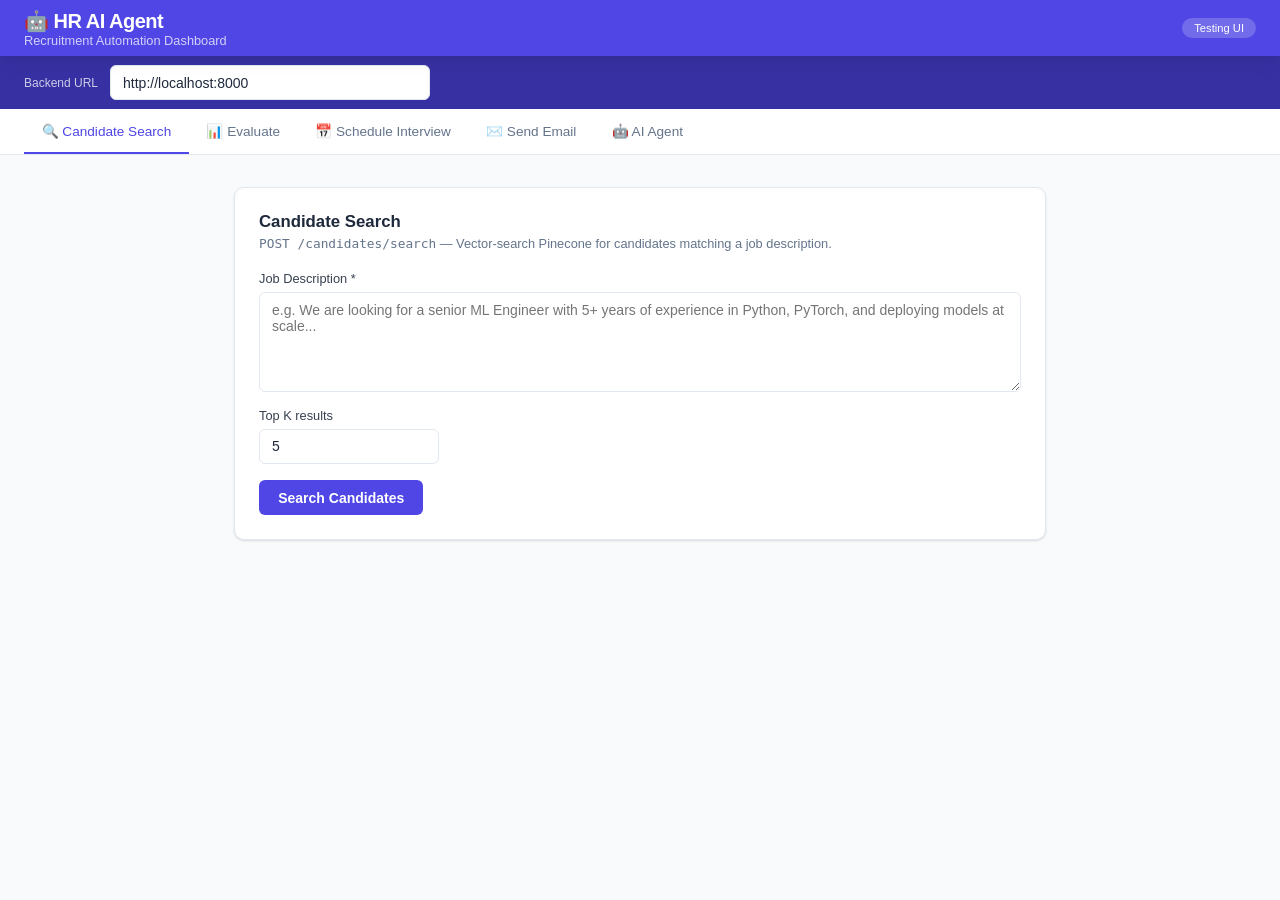
<file: app/static/index.html>
<!DOCTYPE html>
<html lang="en">
<head>
  <meta charset="UTF-8" />
  <meta name="viewport" content="width=device-width, initial-scale=1.0" />
  <title>HR AI Agent — Testing Dashboard</title>
  <style>
    *, *::before, *::after { box-sizing: border-box; margin: 0; padding: 0; }

    :root {
      --brand: #4F46E5;
      --brand-light: #EEF2FF;
      --brand-dark: #3730A3;
      --success: #059669;
      --success-bg: #ECFDF5;
      --error: #DC2626;
      --error-bg: #FEF2F2;
      --warn: #D97706;
      --warn-bg: #FFFBEB;
      --bg: #F8FAFC;
      --surface: #FFFFFF;
      --border: #E2E8F0;
      --text: #1E293B;
      --muted: #64748B;
      --label: #374151;
      --shadow: 0 1px 3px rgba(0,0,0,.08), 0 1px 2px rgba(0,0,0,.06);
      --shadow-lg: 0 4px 16px rgba(0,0,0,.10);
      --radius: 10px;
      --radius-sm: 6px;
    }

    body {
      font-family: -apple-system, BlinkMacSystemFont, 'Segoe UI', Roboto, sans-serif;
      background: var(--bg);
      color: var(--text);
      min-height: 100vh;
    }

    /* ── Header ── */
    header {
      background: var(--brand);
      color: #fff;
      padding: 0 1.5rem;
      display: flex;
      align-items: center;
      gap: 1rem;
      height: 56px;
      box-shadow: var(--shadow-lg);
      position: sticky;
      top: 0;
      z-index: 10;
    }
    header .logo { font-size: 1.25rem; font-weight: 700; letter-spacing: -.5px; }
    header .subtitle { font-size: .8rem; opacity: .75; }
    header .badge {
      margin-left: auto;
      font-size: .7rem;
      background: rgba(255,255,255,.2);
      border-radius: 99px;
      padding: .25rem .75rem;
    }

    /* ── Base URL bar ── */
    .url-bar {
      background: var(--brand-dark);
      padding: .55rem 1.5rem;
      display: flex;
      align-items: center;
      gap: .75rem;
    }
    .url-bar label { color: rgba(255,255,255,.75); font-size: .75rem; white-space: nowrap; }
    .url-bar input {
      flex: 1;
      max-width: 320px;
      padding: .3rem .6rem;
      border-radius: var(--radius-sm);
      border: 1px solid rgba(255,255,255,.25);
      background: rgba(255,255,255,.1);
      color: #fff;
      font-size: .8rem;
    }
    .url-bar input::placeholder { color: rgba(255,255,255,.5); }

    /* ── Tabs ── */
    .tabs {
      display: flex;
      gap: 0;
      background: var(--surface);
      border-bottom: 1px solid var(--border);
      padding: 0 1.5rem;
      overflow-x: auto;
    }
    .tab {
      padding: .85rem 1.1rem;
      font-size: .85rem;
      font-weight: 500;
      color: var(--muted);
      cursor: pointer;
      border-bottom: 2px solid transparent;
      white-space: nowrap;
      transition: color .15s, border-color .15s;
      user-select: none;
    }
    .tab:hover { color: var(--brand); }
    .tab.active { color: var(--brand); border-bottom-color: var(--brand); }

    /* ── Main layout ── */
    main { max-width: 860px; margin: 0 auto; padding: 2rem 1.5rem 4rem; }

    .panel { display: none; }
    .panel.active { display: block; }

    /* ── Cards ── */
    .card {
      background: var(--surface);
      border: 1px solid var(--border);
      border-radius: var(--radius);
      padding: 1.5rem;
      margin-bottom: 1.5rem;
      box-shadow: var(--shadow);
    }
    .card h2 {
      font-size: 1.05rem;
      font-weight: 600;
      margin-bottom: .25rem;
    }
    .card .desc {
      font-size: .8rem;
      color: var(--muted);
      margin-bottom: 1.25rem;
    }

    /* ── Forms ── */
    .form-row { display: flex; flex-wrap: wrap; gap: 1rem; margin-bottom: 1rem; }
    .form-group { display: flex; flex-direction: column; gap: .35rem; flex: 1; min-width: 180px; }
    .form-group.full { flex-basis: 100%; }
    label { font-size: .8rem; font-weight: 500; color: var(--label); }
    input[type="text"], input[type="email"], input[type="number"],
    input[type="date"], input[type="time"], textarea, select {
      padding: .55rem .75rem;
      border: 1px solid var(--border);
      border-radius: var(--radius-sm);
      font-size: .875rem;
      color: var(--text);
      background: var(--surface);
      transition: border-color .15s, box-shadow .15s;
      font-family: inherit;
    }
    input:focus, textarea:focus, select:focus {
      outline: none;
      border-color: var(--brand);
      box-shadow: 0 0 0 3px rgba(79,70,229,.15);
    }
    textarea { resize: vertical; min-height: 100px; }

    /* ── Buttons ── */
    .btn {
      display: inline-flex;
      align-items: center;
      gap: .45rem;
      padding: .6rem 1.2rem;
      border-radius: var(--radius-sm);
      border: none;
      font-size: .875rem;
      font-weight: 600;
      cursor: pointer;
      transition: background .15s, opacity .15s, transform .1s;
    }
    .btn:active { transform: scale(.98); }
    .btn-primary { background: var(--brand); color: #fff; }
    .btn-primary:hover { background: var(--brand-dark); }
    .btn-primary:disabled { opacity: .55; cursor: not-allowed; }
    .btn-sm { padding: .35rem .75rem; font-size: .78rem; }

    /* ── Spinner ── */
    .spinner {
      width: 16px; height: 16px;
      border: 2px solid rgba(255,255,255,.4);
      border-top-color: #fff;
      border-radius: 50%;
      animation: spin .6s linear infinite;
      display: inline-block;
    }
    @keyframes spin { to { transform: rotate(360deg); } }

    /* ── Alerts ── */
    .alert {
      padding: .85rem 1rem;
      border-radius: var(--radius-sm);
      font-size: .84rem;
      margin-top: 1rem;
      border-left: 3px solid;
      display: none;
    }
    .alert.show { display: block; }
    .alert.success { background: var(--success-bg); border-color: var(--success); color: var(--success); }
    .alert.error   { background: var(--error-bg);   border-color: var(--error);   color: var(--error); }
    .alert.info    { background: var(--brand-light); border-color: var(--brand);   color: var(--brand-dark); }
    .alert pre {
      white-space: pre-wrap;
      word-break: break-word;
      font-family: 'Menlo', 'Consolas', monospace;
      font-size: .78rem;
      margin-top: .4rem;
    }

    /* ── Result table ── */
    .result-table-wrap { overflow-x: auto; margin-top: 1rem; }
    table { width: 100%; border-collapse: collapse; font-size: .82rem; }
    thead tr { background: var(--brand-light); }
    th { text-align: left; padding: .55rem .75rem; font-weight: 600; color: var(--brand-dark); white-space: nowrap; }
    td { padding: .55rem .75rem; border-bottom: 1px solid var(--border); vertical-align: top; }
    tr:last-child td { border-bottom: none; }
    .score-pill {
      display: inline-block;
      padding: .15rem .5rem;
      border-radius: 99px;
      font-weight: 700;
      font-size: .75rem;
    }
    .score-high { background: var(--success-bg); color: var(--success); }
    .score-mid  { background: var(--warn-bg);    color: var(--warn); }
    .score-low  { background: var(--error-bg);   color: var(--error); }

    /* ── Evaluation detail card ── */
    .eval-grid {
      display: grid;
      grid-template-columns: repeat(auto-fill, minmax(140px, 1fr));
      gap: .75rem;
      margin-top: 1rem;
    }
    .eval-stat {
      background: var(--brand-light);
      border-radius: var(--radius-sm);
      padding: .75rem 1rem;
      text-align: center;
    }
    .eval-stat .val { font-size: 1.4rem; font-weight: 700; color: var(--brand-dark); }
    .eval-stat .lbl { font-size: .7rem; color: var(--muted); margin-top: .2rem; }

    .url-list { margin-top: .75rem; }
    .url-list a {
      display: block;
      font-size: .78rem;
      color: var(--brand);
      text-overflow: ellipsis;
      overflow: hidden;
      white-space: nowrap;
      margin-bottom: .25rem;
    }

    /* ── Interview result ── */
    .meet-link-box {
      display: flex;
      align-items: center;
      gap: .75rem;
      background: var(--success-bg);
      border: 1px solid #A7F3D0;
      border-radius: var(--radius-sm);
      padding: .75rem 1rem;
      margin-top: 1rem;
    }
    .meet-link-box .icon { font-size: 1.5rem; }
    .meet-link-box a { font-weight: 600; color: var(--success); font-size: .9rem; word-break: break-all; }

    /* ── Agent chat ── */
    .agent-output {
      background: #0F172A;
      color: #E2E8F0;
      border-radius: var(--radius-sm);
      padding: 1rem;
      font-family: 'Menlo', 'Consolas', monospace;
      font-size: .8rem;
      line-height: 1.6;
      white-space: pre-wrap;
      word-break: break-word;
      min-height: 120px;
      margin-top: 1rem;
      display: none;
    }
    .agent-output.show { display: block; }
    .agent-thinking {
      color: #94A3B8;
      font-style: italic;
      animation: pulse 1.2s ease-in-out infinite;
    }
    @keyframes pulse { 0%,100%{opacity:1;} 50%{opacity:.4;} }

    /* ── Misc ── */
    .meta-row {
      display: flex;
      align-items: center;
      justify-content: space-between;
      margin-top: .5rem;
      font-size: .75rem;
      color: var(--muted);
    }
    .tip {
      background: var(--warn-bg);
      border: 1px solid #FDE68A;
      border-radius: var(--radius-sm);
      padding: .55rem .85rem;
      font-size: .78rem;
      color: #92400E;
      margin-bottom: 1rem;
    }
    hr { border: none; border-top: 1px solid var(--border); margin: 1.25rem 0; }
  </style>
</head>
<body>

<!-- ── Header ── -->
<header>
  <div>
    <div class="logo">🤖 HR AI Agent</div>
    <div class="subtitle">Recruitment Automation Dashboard</div>
  </div>
  <span class="badge">Testing UI</span>
</header>

<!-- ── Base URL ── -->
<div class="url-bar">
  <label>Backend URL</label>
  <input id="baseUrl" type="text" value="http://localhost:8000" placeholder="http://localhost:8000" />
</div>

<!-- ── Tabs ── -->
<div class="tabs">
  <div class="tab active" data-panel="search">🔍 Candidate Search</div>
  <div class="tab" data-panel="evaluate">📊 Evaluate</div>
  <div class="tab" data-panel="schedule">📅 Schedule Interview</div>
  <div class="tab" data-panel="sendmail">✉️ Send Email</div>
  <div class="tab" data-panel="agent">🤖 AI Agent</div>
</div>

<main>

  <!-- ══════════════════════════════════════
       PANEL 1 — Candidate Search
  ══════════════════════════════════════ -->
  <div class="panel active" id="panel-search">
    <div class="card">
      <h2>Candidate Search</h2>
      <p class="desc"><code>POST /candidates/search</code> — Vector-search Pinecone for candidates matching a job description.</p>

      <div class="form-row">
        <div class="form-group full">
          <label for="search-jd">Job Description *</label>
          <textarea id="search-jd" rows="5" placeholder="e.g. We are looking for a senior ML Engineer with 5+ years of experience in Python, PyTorch, and deploying models at scale..."></textarea>
        </div>
      </div>
      <div class="form-row">
        <div class="form-group" style="max-width:160px">
          <label for="search-topk">Top K results</label>
          <input type="number" id="search-topk" value="5" min="1" max="50" />
        </div>
      </div>

      <button class="btn btn-primary" id="btn-search">
        <span id="btn-search-text">Search Candidates</span>
        <span id="btn-search-spinner" class="spinner" style="display:none"></span>
      </button>

      <div class="alert" id="search-alert"></div>

      <div class="result-table-wrap" id="search-results-wrap" style="display:none">
        <hr />
        <div class="meta-row">
          <strong id="search-count"></strong>
          <span id="search-time"></span>
        </div>
        <table>
          <thead>
            <tr>
              <th>#</th>
              <th>Candidate ID (Email)</th>
              <th>Similarity</th>
              <th>ATS Score</th>
              <th>Final Score</th>
              <th>Actions</th>
            </tr>
          </thead>
          <tbody id="search-tbody"></tbody>
        </table>
      </div>
    </div>
  </div>

  <!-- ══════════════════════════════════════
       PANEL 2 — Evaluate Candidate
  ══════════════════════════════════════ -->
  <div class="panel" id="panel-evaluate">
    <div class="card">
      <h2>Evaluate Candidate</h2>
      <p class="desc"><code>GET /candidates/{email}/evaluate</code> — Deep multi-factor evaluation: similarity, ATS score, credibility check (live URLs + GitHub).</p>

      <div class="form-row">
        <div class="form-group full">
          <label for="eval-email">Candidate Email (Pinecone ID) *</label>
          <input type="email" id="eval-email" placeholder="candidate@example.com" />
        </div>
      </div>

      <button class="btn btn-primary" id="btn-eval">
        <span id="btn-eval-text">Evaluate</span>
        <span id="btn-eval-spinner" class="spinner" style="display:none"></span>
      </button>

      <div class="alert" id="eval-alert"></div>

      <div id="eval-result" style="display:none">
        <hr />
        <div class="eval-grid">
          <div class="eval-stat">
            <div class="val" id="ev-final">—</div>
            <div class="lbl">Final Score</div>
          </div>
          <div class="eval-stat">
            <div class="val" id="ev-sim">—</div>
            <div class="lbl">Similarity</div>
          </div>
          <div class="eval-stat">
            <div class="val" id="ev-ats">—</div>
            <div class="lbl">ATS Score</div>
          </div>
          <div class="eval-stat">
            <div class="val" id="ev-cred">—</div>
            <div class="lbl">Credibility</div>
          </div>
        </div>
        <div class="url-list" id="ev-urls"></div>
      </div>
    </div>
  </div>

  <!-- ══════════════════════════════════════
       PANEL 3 — Schedule Interview
  ══════════════════════════════════════ -->
  <div class="panel" id="panel-schedule">
    <div class="card">
      <h2>Schedule Interview (Google Calendar + Meet)</h2>
      <p class="desc"><code>POST /interview/schedule</code> — Creates a Google Calendar event with Meet link and sends a notification.</p>

      <div class="tip">⚠️ Google Calendar OAuth must be pre-authorised. Run <code>calendar_setup.py</code> first if you see auth errors.</div>

      <div class="form-row">
        <div class="form-group full">
          <label for="sched-email">Candidate Email *</label>
          <input type="email" id="sched-email" placeholder="candidate@example.com" />
        </div>
      </div>
      <div class="form-row">
        <div class="form-group">
          <label for="sched-date">Interview Date *</label>
          <input type="date" id="sched-date" />
        </div>
        <div class="form-group">
          <label for="sched-time">Start Time *</label>
          <input type="time" id="sched-time" value="10:00" />
        </div>
        <div class="form-group">
          <label for="sched-duration">Duration (minutes)</label>
          <input type="number" id="sched-duration" value="60" min="15" max="240" />
        </div>
      </div>

      <button class="btn btn-primary" id="btn-sched">
        <span id="btn-sched-text">Schedule Interview</span>
        <span id="btn-sched-spinner" class="spinner" style="display:none"></span>
      </button>

      <div class="alert" id="sched-alert"></div>

      <div id="sched-result" style="display:none">
        <hr />
        <div class="meet-link-box">
          <span class="icon">📹</span>
          <div>
            <div style="font-size:.75rem;color:var(--muted);margin-bottom:.2rem">Google Meet Link</div>
            <a id="sched-meet-link" href="#" target="_blank" rel="noopener">—</a>
          </div>
        </div>
        <div class="meta-row" style="margin-top:.75rem">
          <span id="sched-meta"></span>
          <span id="sched-status" class="score-pill score-high"></span>
        </div>
      </div>
    </div>
  </div>

  <!-- ══════════════════════════════════════
       PANEL 4 — Send Email Invite
  ══════════════════════════════════════ -->
  <div class="panel" id="panel-sendmail">
    <div class="card">
      <h2>Send Interview Email</h2>
      <p class="desc"><code>POST /interview/send-email</code> — Sends a formatted interview invitation via Gmail SMTP.</p>

      <div class="form-row">
        <div class="form-group full">
          <label for="mail-email">Candidate Email *</label>
          <input type="email" id="mail-email" placeholder="candidate@example.com" />
        </div>
      </div>
      <div class="form-row">
        <div class="form-group">
          <label for="mail-date">Interview Date *</label>
          <input type="date" id="mail-date" />
        </div>
        <div class="form-group full">
          <label for="mail-link">Google Meet Link *</label>
          <input type="text" id="mail-link" placeholder="https://meet.google.com/abc-defg-hij" />
        </div>
      </div>

      <button class="btn btn-primary" id="btn-mail">
        <span id="btn-mail-text">Send Email</span>
        <span id="btn-mail-spinner" class="spinner" style="display:none"></span>
      </button>

      <div class="alert" id="mail-alert"></div>
    </div>
  </div>

  <!-- ══════════════════════════════════════
       PANEL 5 — AI Agent
  ══════════════════════════════════════ -->
  <div class="panel" id="panel-agent">
    <div class="card">
      <h2>AI Agent (LangChain ReAct — Groq LLaMA 3.3 70B)</h2>
      <p class="desc"><code>POST /agent/run</code> — Send a natural language instruction. The agent autonomously chains search, evaluation, scheduling and email tools to fulfil your request.</p>

      <div class="tip">💡 Example queries:<br>
        • "Find the top 5 ML engineers and evaluate each one."<br>
        • "Find 3 candidates for a backend Python role and schedule interviews on 2026-03-10 at 11:00."<br>
        • "Evaluate candidate john@example.com and if score &gt; 0.7, schedule an interview."
      </div>

      <div class="form-row">
        <div class="form-group full">
          <label for="agent-query">Your Instruction *</label>
          <textarea id="agent-query" rows="4" placeholder="Find the top 3 ML engineers, evaluate them, and schedule interviews for those with a final score above 0.75..."></textarea>
        </div>
      </div>

      <button class="btn btn-primary" id="btn-agent">
        <span id="btn-agent-text">Run Agent</span>
        <span id="btn-agent-spinner" class="spinner" style="display:none"></span>
      </button>

      <pre class="agent-output" id="agent-output"></pre>
      <div class="alert" id="agent-alert"></div>
    </div>
  </div>

</main>

<script>
// ── Helpers ──────────────────────────────────────────────
const $  = id => document.getElementById(id);
const BASE = () => ($('baseUrl').value || 'http://localhost:8000').replace(/\/$/, '');

function setLoading(btnId, spinnerId, loading) {
  $(btnId).disabled = loading;
  $(spinnerId).style.display = loading ? 'inline-block' : 'none';
}

function showAlert(id, type, title, detail) {
  const el = $(id);
  el.className = `alert ${type} show`;
  el.innerHTML = `<strong>${title}</strong>${detail ? `<pre>${detail}</pre>` : ''}`;
}

function hideAlert(id) {
  const el = $(id);
  el.className = 'alert';
  el.innerHTML = '';
}

function scoreClass(v) {
  if (v >= 0.7) return 'score-high';
  if (v >= 0.45) return 'score-mid';
  return 'score-low';
}

function fmt(v) { return typeof v === 'number' ? v.toFixed(4) : v ?? '—'; }
function fmtPct(v) { return typeof v === 'number' ? v.toFixed(1) : v ?? '—'; }

async function apiFetch(path, opts = {}) {
  const url = BASE() + path;
  const res = await fetch(url, {
    headers: { 'Content-Type': 'application/json' },
    ...opts,
  });
  const json = await res.json().catch(() => ({ detail: res.statusText }));
  if (!res.ok) throw new Error(JSON.stringify(json, null, 2));
  return json;
}

// ── Tabs ─────────────────────────────────────────────────
document.querySelectorAll('.tab').forEach(tab => {
  tab.addEventListener('click', () => {
    document.querySelectorAll('.tab').forEach(t => t.classList.remove('active'));
    document.querySelectorAll('.panel').forEach(p => p.classList.remove('active'));
    tab.classList.add('active');
    $('panel-' + tab.dataset.panel).classList.add('active');
  });
});

// ── Auto-fill today's date on date inputs ────────────────
window.addEventListener('DOMContentLoaded', () => {
  const today = new Date().toISOString().slice(0, 10);
  ['sched-date', 'mail-date'].forEach(id => { $(id).value = today; });
});

// ══════════════════════════════════════════════════════════
// PANEL 1 — Candidate Search
// ══════════════════════════════════════════════════════════
$('btn-search').addEventListener('click', async () => {
  const jd   = $('search-jd').value.trim();
  const topk = parseInt($('search-topk').value, 10) || 5;
  hideAlert('search-alert');

  if (!jd || jd.length < 10) {
    showAlert('search-alert', 'error', 'Job description must be at least 10 characters.');
    return;
  }

  setLoading('btn-search', 'btn-search-spinner', true);
  $('search-results-wrap').style.display = 'none';

  try {
    const t0   = Date.now();
    const data = await apiFetch('/candidates/search', {
      method: 'POST',
      body: JSON.stringify({ job_description: jd, top_k: topk }),
    });
    const elapsed = ((Date.now() - t0) / 1000).toFixed(2);

    $('search-count').textContent = `${data.total_results} candidates found`;
    $('search-time').textContent  = `${elapsed}s`;

    const tbody = $('search-tbody');
    tbody.innerHTML = '';

    (data.candidates || []).forEach((c, i) => {
      const row = document.createElement('tr');
      const cls = scoreClass(c.final_score);
      row.innerHTML = `
        <td>${i + 1}</td>
        <td style="font-family:monospace;font-size:.8rem">${c.id}</td>
        <td><span class="score-pill ${scoreClass(c.similarity_score)}">${(c.similarity_score * 100).toFixed(1)}%</span></td>
        <td>${fmtPct(c.ats_score)}</td>
        <td><span class="score-pill ${cls}">${fmt(c.final_score)}</span></td>
        <td>
          <button class="btn btn-primary btn-sm" onclick="prefillEval('${c.id}')">Evaluate</button>
        </td>`;
      tbody.appendChild(row);
    });

    $('search-results-wrap').style.display = 'block';
    if (!data.candidates?.length) showAlert('search-alert', 'info', 'No candidates found for this query.');
  } catch (e) {
    showAlert('search-alert', 'error', 'Request failed', e.message);
  } finally {
    setLoading('btn-search', 'btn-search-spinner', false);
  }
});

function prefillEval(email) {
  $('eval-email').value = email;
  document.querySelector('[data-panel="evaluate"]').click();
}

// ══════════════════════════════════════════════════════════
// PANEL 2 — Evaluate Candidate
// ══════════════════════════════════════════════════════════
$('btn-eval').addEventListener('click', async () => {
  const email = $('eval-email').value.trim();
  hideAlert('eval-alert');
  $('eval-result').style.display = 'none';

  if (!email) {
    showAlert('eval-alert', 'error', 'Please enter a candidate email.');
    return;
  }

  setLoading('btn-eval', 'btn-eval-spinner', true);
  try {
    const data = await apiFetch(`/candidates/${encodeURIComponent(email)}/evaluate`);

    $('ev-final').textContent = fmt(data.final_score);
    $('ev-sim').textContent   = fmt(data.similarity_score);
    $('ev-ats').textContent   = fmtPct(data.ats_score);
    $('ev-cred').textContent  = fmtPct(data.credibility_score) + ' / 50';

    const urlsEl = $('ev-urls');
    if (data.urls_checked?.length) {
      urlsEl.innerHTML = `<div style="font-size:.75rem;font-weight:600;color:var(--muted);margin-bottom:.4rem">URLs checked (${data.urls_checked.length})</div>` +
        data.urls_checked.map(u => `<a href="${u}" target="_blank" rel="noopener">${u}</a>`).join('');
    } else {
      urlsEl.innerHTML = '<div style="font-size:.75rem;color:var(--muted)">No URLs found in resume.</div>';
    }

    $('eval-result').style.display = 'block';
    showAlert('eval-alert', 'success', `Evaluation complete for ${data.email_id}`);
  } catch (e) {
    showAlert('eval-alert', 'error', 'Evaluation failed', e.message);
  } finally {
    setLoading('btn-eval', 'btn-eval-spinner', false);
  }
});

// ══════════════════════════════════════════════════════════
// PANEL 3 — Schedule Interview
// ══════════════════════════════════════════════════════════
$('btn-sched').addEventListener('click', async () => {
  const email    = $('sched-email').value.trim();
  const date     = $('sched-date').value;
  const time     = $('sched-time').value;
  const duration = parseInt($('sched-duration').value, 10) || 60;
  hideAlert('sched-alert');
  $('sched-result').style.display = 'none';

  if (!email || !date || !time) {
    showAlert('sched-alert', 'error', 'Email, date and time are required.');
    return;
  }

  setLoading('btn-sched', 'btn-sched-spinner', true);
  try {
    const data = await apiFetch('/interview/schedule', {
      method: 'POST',
      body: JSON.stringify({
        candidate_email: email,
        interview_date: date,
        start_time: time,
        duration_minutes: duration,
      }),
    });

    const link = data.meet_link || '#';
    $('sched-meet-link').href        = link;
    $('sched-meet-link').textContent = link;
    $('sched-meta').textContent = `${data.candidate_email} · ${data.interview_date} at ${data.start_time}`;
    $('sched-status').textContent = data.status || 'scheduled';
    $('sched-result').style.display = 'block';
    showAlert('sched-alert', 'success', 'Interview scheduled successfully!');

    // Pre-fill send-email panel
    $('mail-email').value = email;
    $('mail-date').value  = date;
    $('mail-link').value  = link;
  } catch (e) {
    showAlert('sched-alert', 'error', 'Scheduling failed', e.message);
  } finally {
    setLoading('btn-sched', 'btn-sched-spinner', false);
  }
});

// ══════════════════════════════════════════════════════════
// PANEL 4 — Send Email
// ══════════════════════════════════════════════════════════
$('btn-mail').addEventListener('click', async () => {
  const email = $('mail-email').value.trim();
  const date  = $('mail-date').value;
  const link  = $('mail-link').value.trim();
  hideAlert('mail-alert');

  if (!email || !date || !link) {
    showAlert('mail-alert', 'error', 'All fields are required.');
    return;
  }

  setLoading('btn-mail', 'btn-mail-spinner', true);
  try {
    const data = await apiFetch('/interview/send-email', {
      method: 'POST',
      body: JSON.stringify({
        candidate_email: email,
        interview_date: date,
        meet_link: link,
      }),
    });
    showAlert('mail-alert', 'success', data.message || 'Email sent successfully!');
  } catch (e) {
    showAlert('mail-alert', 'error', 'Email delivery failed', e.message);
  } finally {
    setLoading('btn-mail', 'btn-mail-spinner', false);
  }
});

// ══════════════════════════════════════════════════════════
// PANEL 5 — AI Agent
// ══════════════════════════════════════════════════════════
$('btn-agent').addEventListener('click', async () => {
  const query = $('agent-query').value.trim();
  hideAlert('agent-alert');

  if (!query) {
    showAlert('agent-alert', 'error', 'Please enter a query for the agent.');
    return;
  }

  const out = $('agent-output');
  out.classList.add('show');
  out.innerHTML = '<span class="agent-thinking">⟳  Agent is thinking… this may take 30–60 seconds</span>';

  setLoading('btn-agent', 'btn-agent-spinner', true);
  try {
    const data = await apiFetch('/agent/run', {
      method: 'POST',
      body: JSON.stringify({ user_query: query }),
    });
    out.textContent = data.agent_response || JSON.stringify(data, null, 2);
    showAlert('agent-alert', 'success', 'Agent completed successfully.');
  } catch (e) {
    out.textContent = '';
    out.classList.remove('show');
    showAlert('agent-alert', 'error', 'Agent run failed', e.message);
  } finally {
    setLoading('btn-agent', 'btn-agent-spinner', false);
  }
});
</script>
</body>
</html>
</file>
